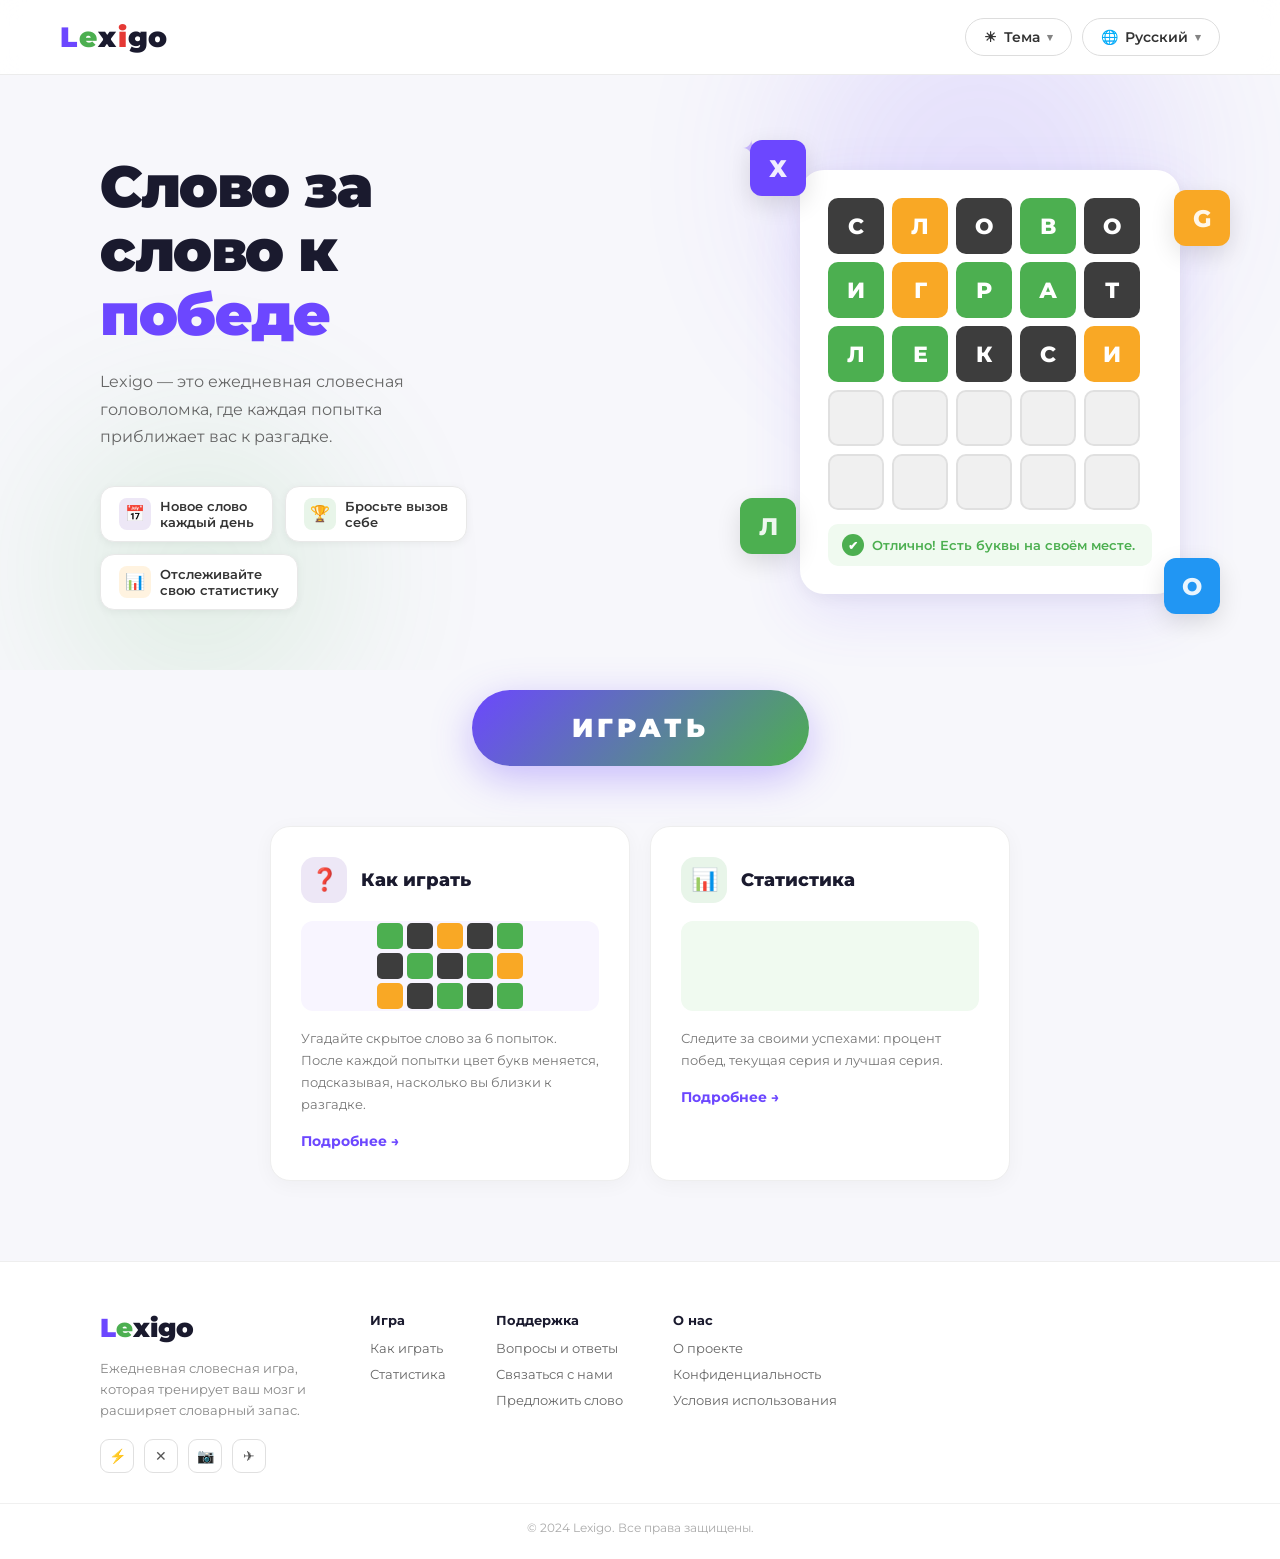
<file: index.html>
<!DOCTYPE html>
<html lang="ru" data-theme="light">
<head>
    <meta charset="UTF-8">
    <meta name="viewport" content="width=device-width, initial-scale=1.0">
    <title>Lexigo — Главная</title>
    <link href="https://fonts.googleapis.com/css2?family=Montserrat:wght@400;500;600;700;800;900&display=swap" rel="stylesheet">
    <link rel="stylesheet" href="style.css">
</head>
<body>

    <!-- HEADER -->
    <header>
        <a href="index.html" class="logo-block">
            <span class="logo-L">L</span><span class="logo-e">e</span><span>x</span><span class="logo-i">i</span><span>go</span>
        </a>
        <div class="header-right">
            <!-- THEME -->
            <div class="btn-dropdown">
                <button class="hdr-btn btn-theme-toggle">
                    <span class="theme-label">☀</span> <span data-i18n="theme">Тема</span> <span class="chevron">▾</span>
                </button>
                <div class="theme-dropdown" id="themeDropdown">
                    <div class="dropdown-item" data-theme-val="light">☀ <span data-i18n="themeLight">Светлая</span> <span class="di-check" id="checkLight">✔</span></div>
                    <div class="dropdown-item" data-theme-val="dark">🌙 <span data-i18n="themeDark">Тёмная</span> <span class="di-check" id="checkDark" style="display:none">✔</span></div>
                </div>
            </div>
            <!-- LANG -->
            <div class="btn-dropdown">
                <button class="hdr-btn btn-lang-toggle">
                    🌐 <span class="lang-label">Русский</span> <span class="chevron">▾</span>
                </button>
                <div class="lang-dropdown" id="langDropdown">
                    <div class="dropdown-item" data-lang-val="ru">🇷🇺 Русский <span class="di-check" id="checkRu">✔</span></div>
                    <div class="dropdown-item" data-lang-val="ro">🇷🇴 Română <span class="di-check" id="checkRo" style="display:none">✔</span></div>
                </div>
            </div>
        </div>
    </header>

    <!-- HERO -->
    <div class="hero-wrap">
        <div class="bg-blob blob-1"></div>
        <div class="bg-blob blob-2"></div>
        <div class="sparkle sp-1">✦</div>
        <div class="sparkle sp-2">✦</div>
        <section class="hero">
            <div class="hero-left">
                <h1 class="hero-title" data-i18n="heroTitle">Слово за<br>слово к <span class="accent">победе</span></h1>
                <p class="hero-desc" data-i18n="heroDesc">Lexigo — это ежедневная словесная головоломка, где каждая попытка приближает вас к разгадке.</p>
                <div class="hero-features">
                    <div class="feature-chip"><div class="chip-icon purple">📅</div><span data-i18n="chip1">Новое слово<br>каждый день</span></div>
                    <div class="feature-chip"><div class="chip-icon green">🏆</div><span data-i18n="chip2">Бросьте вызов<br>себе</span></div>
                    <div class="feature-chip"><div class="chip-icon orange">📊</div><span data-i18n="chip3">Отслеживайте<br>свою статистику</span></div>
                </div>
            </div>
            <div class="hero-right">
                <div class="float-letter fl-1">Х</div>
                <div class="float-letter fl-2">Л</div>
                <div class="float-letter fl-3">G</div>
                <div class="float-letter fl-4">O</div>
                <div class="game-card">
                    <div class="preview-grid">
                        <div class="preview-row"><div class="preview-cell dark">С</div><div class="preview-cell yellow">Л</div><div class="preview-cell dark">О</div><div class="preview-cell green">В</div><div class="preview-cell dark">О</div></div>
                        <div class="preview-row"><div class="preview-cell green">И</div><div class="preview-cell yellow">Г</div><div class="preview-cell green">Р</div><div class="preview-cell green">А</div><div class="preview-cell dark">Т</div></div>
                        <div class="preview-row"><div class="preview-cell green">Л</div><div class="preview-cell green">Е</div><div class="preview-cell dark">К</div><div class="preview-cell dark">С</div><div class="preview-cell yellow">И</div></div>
                        <div class="preview-row"><div class="preview-cell empty"></div><div class="preview-cell empty"></div><div class="preview-cell empty"></div><div class="preview-cell empty"></div><div class="preview-cell empty"></div></div>
                        <div class="preview-row"><div class="preview-cell empty"></div><div class="preview-cell empty"></div><div class="preview-cell empty"></div><div class="preview-cell empty"></div><div class="preview-cell empty"></div></div>
                    </div>
                    <div class="card-hint"><div class="check">✔</div><span data-i18n="cardHint">Отлично! Есть буквы на своём месте.</span></div>
                </div>
            </div>
        </section>
    </div>

    <!-- PLAY BUTTON -->
    <div class="play-section">
        <button class="big-play-btn" id="menuPlayBtn" data-i18n="playBtn">ИГРАТЬ</button>
    </div>

    <!-- INFO CARDS (2 cards: Как играть + Статистика) -->
    <section class="info-section" style="grid-template-columns: repeat(2,1fr); max-width:860px;">
        <div class="info-card" style="cursor:pointer" id="menuHowToCard">
            <div class="info-card-header">
                <div class="info-icon purple-bg">❓</div>
                <h3 data-i18n="howToPlay">Как играть</h3>
            </div>
            <div class="info-card-visual" style="background:#f8f5ff">
                <div class="mini-grid">
                    <div class="mini-cell g"></div><div class="mini-cell d"></div><div class="mini-cell y"></div><div class="mini-cell d"></div><div class="mini-cell g"></div>
                    <div class="mini-cell d"></div><div class="mini-cell g"></div><div class="mini-cell d"></div><div class="mini-cell g"></div><div class="mini-cell y"></div>
                    <div class="mini-cell y"></div><div class="mini-cell d"></div><div class="mini-cell g"></div><div class="mini-cell d"></div><div class="mini-cell g"></div>
                </div>
            </div>
            <p data-i18n="howToDesc">Угадайте скрытое слово за 6 попыток. После каждой попытки цвет букв меняется, подсказывая, насколько вы близки к разгадке.</p>
            <a href="#" class="info-link" data-i18n="moreBtn">Подробнее →</a>
        </div>
        <div class="info-card" style="cursor:pointer" id="menuStatsCard">
            <div class="info-card-header">
                <div class="info-icon green-bg">📊</div>
                <h3 data-i18n="statistics">Статистика</h3>
            </div>
            <div class="info-card-visual" style="background:#f0faf0">
                <div class="mini-chart">
                    <div class="bar" style="height:30%"></div><div class="bar" style="height:55%"></div><div class="bar" style="height:40%"></div><div class="bar" style="height:80%"></div><div class="bar" style="height:65%"></div><div class="bar" style="height:90%"></div><div class="bar" style="height:70%"></div>
                </div>
            </div>
            <p data-i18n="statsDesc">Следите за своими успехами: процент побед, текущая серия и лучшая серия.</p>
            <a href="#" class="info-link" data-i18n="moreBtn">Подробнее →</a>
        </div>
    </section>

    <!-- FOOTER -->
    <footer>
        <div class="footer-inner">
            <div class="footer-brand">
                <div class="footer-logo"><span class="logo-L">L</span><span class="logo-e">e</span><span>xigo</span></div>
                <p data-i18n="footerDesc">Ежедневная словесная игра, которая тренирует ваш мозг и расширяет словарный запас.</p>
                <div class="socials">
                    <a href="#" class="social-btn">⚡</a><a href="#" class="social-btn">✕</a><a href="#" class="social-btn">📷</a><a href="#" class="social-btn">✈</a>
                </div>
            </div>
            <div class="footer-links">
                <div class="footer-col">
                    <h4 data-i18n="footerGame">Игра</h4>
                    <a href="#" id="footerHowTo" data-i18n="footerHowTo">Как играть</a>
                    <a href="#" id="footerStats" data-i18n="footerStats">Статистика</a>
                </div>
                <div class="footer-col">
                    <h4 data-i18n="footerSupport">Поддержка</h4>
                    <a href="#" data-i18n="footerFaq">Вопросы и ответы</a>
                    <a href="#" data-i18n="footerContact">Связаться с нами</a>
                    <a href="#" data-i18n="footerSuggest">Предложить слово</a>
                </div>
                <div class="footer-col">
                    <h4 data-i18n="footerAbout">О нас</h4>
                    <a href="#" data-i18n="footerAboutLink">О проекте</a>
                    <a href="#" data-i18n="footerPrivacy">Конфиденциальность</a>
                    <a href="#" data-i18n="footerTerms">Условия использования</a>
                </div>
            </div>
        </div>
        <div class="footer-copy" data-i18n="footerCopy">© 2024 Lexigo. Все права защищены.</div>
    </footer>

    <!-- MODAL: Difficulty -->
    <div class="modal-overlay" id="diffModal">
        <div class="modal diff-modal">
            <button class="modal-close" id="closeDiffModal">✕</button>
            <span class="diff-modal-icon">🎯</span>
            <h2 data-i18n="diffTitle">Выберите сложность</h2>
            <p class="sub" data-i18n="diffSub">От сложности зависит длина слова</p>
            <div class="diff-cards">
                <div class="diff-card" id="card-easy" onclick="selectDiff('easy')">
                    <span class="diff-cube">🟩</span>
                    <div class="diff-name easy" data-i18n="diffEasy">Лёгкий</div>
                    <div class="diff-len" data-i18n="diffEasyLen">3–4 буквы</div>
                    <div class="diff-dots"><div class="diff-dot green active"></div><div class="diff-dot green dim"></div><div class="diff-dot green dim"></div><div class="diff-dot green dim"></div></div>
                </div>
                <div class="diff-card selected-medium" id="card-medium" onclick="selectDiff('medium')">
                    <div class="diff-badge" data-i18n="diffRecommend">⭐ РЕКОМЕНДУЕМ</div>
                    <span class="diff-cube">🟨</span>
                    <div class="diff-name medium" data-i18n="diffMedium">Средний</div>
                    <div class="diff-len" data-i18n="diffMedLen">5–6 букв</div>
                    <div class="diff-dots"><div class="diff-dot yellow active"></div><div class="diff-dot yellow active"></div><div class="diff-dot yellow active"></div><div class="diff-dot yellow active"></div><div class="diff-dot yellow dim"></div><div class="diff-dot yellow dim"></div><div class="diff-dot yellow dim"></div></div>
                </div>
                <div class="diff-card" id="card-hard" onclick="selectDiff('hard')">
                    <span class="diff-cube">🟪</span>
                    <div class="diff-name hard" data-i18n="diffHard">Сложный</div>
                    <div class="diff-len" data-i18n="diffHardLen">7+ букв</div>
                    <div class="diff-dots"><div class="diff-dot purple active"></div><div class="diff-dot purple active"></div><div class="diff-dot purple active"></div><div class="diff-dot purple active"></div><div class="diff-dot purple dim"></div><div class="diff-dot purple dim"></div><div class="diff-dot purple dim"></div><div class="diff-dot purple dim"></div></div>
                </div>
            </div>
            <div class="diff-popular">
                <span class="diff-popular-icon">🔥</span>
                <div><strong data-i18n="diffPopularTitle">Самый популярный режим</strong><span data-i18n="diffPopularDesc">Большинство игроков выбирают Средний уровень</span></div>
            </div>
            <button class="diff-start-btn" id="diffStartBtn" data-i18n="diffStartBtn">Начать игру</button>
        </div>
    </div>

    <!-- MODAL: How to play -->
    <div class="modal-overlay" id="howToModal">
        <div class="modal" style="max-width:420px">
            <button class="modal-close" id="closeHowTo">✕</button>
            <h2 data-i18n="howToModalTitle">Как играть</h2>
            <p data-i18n="howToModalText">Угадайте слово за 6 попыток.</p>
            <ul>
                <li data-i18n="howToGreen">🟩 <b>Зелёный</b> — буква на своём месте</li>
                <li data-i18n="howToYellow">🟨 <b>Жёлтый</b> — буква есть, но не там</li>
                <li data-i18n="howToGray">⬜ <b>Серый</b> — буквы нет в слове</li>
            </ul>
        </div>
    </div>

    <!-- MODAL: Statistics -->
    <div class="modal-overlay" id="statsModal">
        <div class="modal stats-modal">
            <button class="modal-close" id="closeStats">✕</button>
            <h2 data-i18n="statsModalTitle">Статистика</h2>
            <div class="stats-grid">
                <div class="stats-num-card"><div class="stats-num">12</div><div class="stats-num-label" data-i18n="statsPlayed">Игр сыграно</div></div>
                <div class="stats-num-card"><div class="stats-num">8</div><div class="stats-num-label" data-i18n="statsWins">Побед</div></div>
                <div class="stats-num-card"><div class="stats-num" style="color:var(--green)">67%</div><div class="stats-num-label" data-i18n="statsWinPct">Процент побед</div></div>
                <div class="stats-num-card"><div class="stats-num" style="color:var(--yellow)">3🔥</div><div class="stats-num-label" data-i18n="statsStreak">Серия</div></div>
            </div>
            <div class="stats-distrib-title" data-i18n="statsDistrib">Распределение попыток</div>
            <div class="stats-bar-row"><span class="stats-bar-label">1</span><div class="stats-bar-bg"><div class="stats-bar-fill" style="width:5%">0</div></div></div>
            <div class="stats-bar-row"><span class="stats-bar-label">2</span><div class="stats-bar-bg"><div class="stats-bar-fill" style="width:12%">1</div></div></div>
            <div class="stats-bar-row"><span class="stats-bar-label">3</span><div class="stats-bar-bg"><div class="stats-bar-fill" style="width:25%">2</div></div></div>
            <div class="stats-bar-row"><span class="stats-bar-label">4</span><div class="stats-bar-bg"><div class="stats-bar-fill" style="width:50%;background:var(--yellow)">4</div></div></div>
            <div class="stats-bar-row"><span class="stats-bar-label">5</span><div class="stats-bar-bg"><div class="stats-bar-fill" style="width:25%">2</div></div></div>
            <div class="stats-bar-row"><span class="stats-bar-label">6</span><div class="stats-bar-bg"><div class="stats-bar-fill" style="width:12%">1</div></div></div>
        </div>
    </div>

    <script src="i18n.js"></script>
    <script>
        // ── Difficulty selection ──
        let chosenDiff = sessionStorage.getItem('lexigo_difficulty') || 'medium';
        selectDiff(chosenDiff);

        function selectDiff(d) {
            chosenDiff = d;
            ['easy','medium','hard'].forEach(x => {
                const card = document.getElementById('card-' + x);
                card.className = 'diff-card' + (x === d ? ' selected-' + x : '');
                if (x === 'medium' && x === d) {
                    if (!card.querySelector('.diff-badge')) {
                        const b = document.createElement('div');
                        b.className = 'diff-badge';
                        b.setAttribute('data-i18n','diffRecommend');
                        b.textContent = TRANSLATIONS[currentLang].diffRecommend;
                        card.prepend(b);
                    }
                }
            });
        }

        document.getElementById('diffStartBtn').addEventListener('click', () => {
            sessionStorage.setItem('lexigo_difficulty', chosenDiff);
            window.location.href = 'play.html';

        });
        document.getElementById('closeDiffModal').addEventListener('click', () => document.getElementById('diffModal').classList.remove('active'));
        document.getElementById('diffModal').addEventListener('click', function(e){ if(e.target===this) this.classList.remove('active'); });
        document.getElementById('menuPlayBtn').addEventListener('click', () => document.getElementById('diffModal').classList.add('active'));

        // ── How-to card & footer link ──
        function openHowTo(e){ e.preventDefault(); document.getElementById('howToModal').classList.add('active'); }
        document.getElementById('menuHowToCard').addEventListener('click', openHowTo);
        document.getElementById('closeHowTo').addEventListener('click', () => document.getElementById('howToModal').classList.remove('active'));
        document.getElementById('howToModal').addEventListener('click', function(e){ if(e.target===this) this.classList.remove('active'); });
        document.getElementById('footerHowTo').addEventListener('click', openHowTo);

        // ── Stats card & footer link ──
        function openStats(e){ e.preventDefault(); document.getElementById('statsModal').classList.add('active'); }
        document.getElementById('menuStatsCard').addEventListener('click', openStats);
        document.getElementById('closeStats').addEventListener('click', () => document.getElementById('statsModal').classList.remove('active'));
        document.getElementById('statsModal').addEventListener('click', function(e){ if(e.target===this) this.classList.remove('active'); });
        document.getElementById('footerStats').addEventListener('click', openStats);

        // ── Theme dropdown ──
        const themeToggle = document.querySelector('.btn-theme-toggle');
        const themeDD = document.getElementById('themeDropdown');
        themeToggle.addEventListener('click', (e) => { e.stopPropagation(); themeDD.classList.toggle('open'); langDD.classList.remove('open'); });
        document.querySelectorAll('[data-theme-val]').forEach(el => {
            el.addEventListener('click', () => {
                applyTheme(el.dataset.themeVal);
                themeDD.classList.remove('open');
                document.getElementById('checkLight').style.display = currentTheme==='light'?'':'none';
                document.getElementById('checkDark').style.display  = currentTheme==='dark' ?'':'none';
            });
        });

        // ── Lang dropdown ──
        const langToggle = document.querySelector('.btn-lang-toggle');
        const langDD = document.getElementById('langDropdown');
        langToggle.addEventListener('click', (e) => { e.stopPropagation(); langDD.classList.toggle('open'); themeDD.classList.remove('open'); });
        document.querySelectorAll('[data-lang-val]').forEach(el => {
            el.addEventListener('click', () => {
                applyLang(el.dataset.langVal);
                langDD.classList.remove('open');
                document.getElementById('checkRu').style.display = currentLang==='ru'?'':'none';
                document.getElementById('checkRo').style.display = currentLang==='ro'?'':'none';
                // re-apply diff badge text
                selectDiff(chosenDiff);
            });
        });

        document.addEventListener('click', () => { themeDD.classList.remove('open'); langDD.classList.remove('open'); });
    </script>
</body>
</html>
</file>
<file: style.css>
/* ============================================================
   LEXIGO — Единый CSS (очищен от дублей)
   ============================================================ */

*, *::before, *::after { box-sizing: border-box; margin: 0; padding: 0; }

:root {
    --green:  #4caf50;
    --yellow: #f9a825;
    --gray:   #9e9e9e;
    --dark:   #3d3d3d;
    --purple: #6c47ff;
    --bg:     #f7f7fb;
}

html { scroll-behavior: smooth; }

body {
    font-family: 'Montserrat', sans-serif;
    background: var(--bg);
    color: #1a1a2e;
    min-height: 100vh;
    display: flex;
    flex-direction: column;
    overflow-x: hidden;
}

/* ─── ЛОГОТИП (общий для всех страниц) ─── */
.logo-block {
    font-size: 28px;
    font-weight: 900;
    letter-spacing: -0.5px;
    text-decoration: none;
    color: #1a1a2e;
    line-height: 1;
    display: flex;
    align-items: center;
    gap: 2px;
}
.logo-block img { height: 36px; width: auto; }
.logo-L { color: #6c47ff; }
.logo-e { color: #4caf50; }
.logo-i { color: #e53935; }

/* ─── HEADER — index.html ─── */
.header {
    display: flex;
    align-items: center;
    justify-content: space-between;
    padding: 14px 40px;
    background: #fff;
    border-bottom: 1px solid #e5e5e5;
    position: sticky;
    top: 0;
    z-index: 100;
}
.header-controls { display: flex; align-items: center; gap: 10px; }
.header-btn {
    display: flex;
    align-items: center;
    gap: 6px;
    padding: 8px 16px;
    border: 1px solid #e0e0e0;
    border-radius: 20px;
    background: #fff;
    font-family: 'Montserrat', sans-serif;
    font-size: 14px;
    font-weight: 500;
    cursor: pointer;
    color: #333;
    transition: background 0.15s;
}
.header-btn:hover { background: #f5f5f5; }
.chevron { font-size: 11px; opacity: 0.6; }

/* ─── HEADER — menu.html ─── */
header {
    display: flex;
    align-items: center;
    justify-content: space-between;
    padding: 18px 60px;
    background: rgba(255,255,255,0.9);
    backdrop-filter: blur(12px);
    border-bottom: 1px solid #ececec;
    position: sticky;
    top: 0;
    z-index: 100;
}
.hdr-btn {
    display: flex;
    align-items: center;
    gap: 7px;
    padding: 9px 18px;
    border: 1px solid #ddd;
    border-radius: 24px;
    background: #fff;
    font-family: 'Montserrat', sans-serif;
    font-size: 14px;
    font-weight: 600;
    color: #333;
    cursor: pointer;
    transition: background 0.15s, box-shadow 0.15s;
}
.hdr-btn:hover { background: #f5f5f5; box-shadow: 0 2px 8px rgba(0,0,0,.07); }
.header-right { display: flex; gap: 10px; align-items: center; }

/* ─── MAIN LAYOUT (index) ─── */
.main-content {
    display: flex;
    gap: 24px;
    padding: 32px 40px;
    max-width: 1200px;
    margin: 0 auto;
    width: 100%;
    flex: 1;
}

/* ─── GAME AREA ─── */
.game-area {
    flex: 1;
    display: flex;
    flex-direction: column;
    align-items: center;
    gap: 20px;
}
.game-topbar {
    display: flex;
    align-items: center;
    justify-content: space-between;
    width: 100%;
    max-width: 580px;
}
.back-btn {
    width: 38px; height: 38px;
    border: 1px solid #e0e0e0;
    border-radius: 10px;
    background: #fff;
    font-size: 24px;
    cursor: pointer;
    display: flex;
    align-items: center;
    justify-content: center;
    color: #555;
    transition: background 0.15s;
    text-decoration: none;
}
.back-btn:hover { background: #f5f5f5; }

.difficulty-display {
    display: flex;
    align-items: center;
    gap: 8px;
    padding: 8px 18px;
    border: 1px solid #e0e0e0;
    border-radius: 20px;
    background: #fff;
    font-size: 14px;
    font-weight: 600;
    color: #333;
}
.diff-value { color: #e5a800; }

.topbar-right { display: flex; gap: 8px; }
.icon-btn {
    width: 38px; height: 38px;
    border: 1px solid #e0e0e0;
    border-radius: 10px;
    background: #fff;
    font-size: 16px;
    cursor: pointer;
    display: flex;
    align-items: center;
    justify-content: center;
    color: #555;
    transition: background 0.15s;
    font-weight: 700;
}
.icon-btn:hover { background: #f5f5f5; }

/* ─── GAME TITLE ─── */
.game-title { text-align: center; }
.game-title h2 { font-size: 22px; font-weight: 700; margin-bottom: 6px; }
.game-title p  { font-size: 14px; color: #666; line-height: 1.5; }

/* ─── GRID ─── */
.grid { display: flex; flex-direction: column; gap: 8px; }
.row  { display: flex; gap: 8px; }

.cell {
    display: flex;
    align-items: center;
    justify-content: center;
    width: 56px; height: 56px;
    border: 2px solid #d0d0d0;
    border-radius: 8px;
    background: #fff;
    font-size: 24px;
    font-weight: 700;
    text-transform: uppercase;
    color: #1a1a2e;
    transition: border-color 0.15s;
}
.cell.filled { animation: pop 0.1s ease; border-color: #888; }
.cell.green  { background: var(--green);  border-color: var(--green);  color: #fff; animation: flip 0.4s ease; }
.cell.yellow { background: var(--yellow); border-color: var(--yellow); color: #fff; animation: flip 0.4s ease; }
.cell.gray   { background: var(--gray);   border-color: var(--gray);   color: #fff; animation: flip 0.4s ease; }

@keyframes pop  { 0%{transform:scale(1)} 50%{transform:scale(1.1)} 100%{transform:scale(1)} }
@keyframes flip { 0%{transform:rotateX(0)} 50%{transform:rotateX(90deg)} 100%{transform:rotateX(0)} }
@keyframes shake { 0%,100%{transform:translateX(0)} 20%{transform:translateX(-6px)} 40%{transform:translateX(6px)} 60%{transform:translateX(-4px)} 80%{transform:translateX(4px)} }
.row.shake { animation: shake 0.4s ease; }

/* ─── KEYBOARD ─── */
.keyboard { display: flex; flex-direction: column; gap: 8px; align-items: center; width: 100%; max-width: 600px; }
.kb-row   { display: flex; gap: 6px; justify-content: center; }
.kb-key {
    display: flex;
    align-items: center;
    justify-content: center;
    min-width: 44px; height: 52px;
    border-radius: 8px;
    background: #f0f0f0;
    border: 1px solid #ddd;
    font-family: 'Montserrat', sans-serif;
    font-size: 15px; font-weight: 600;
    cursor: pointer;
    padding: 0 6px;
    transition: background 0.1s, transform 0.08s;
    user-select: none;
    color: #222;
}
.kb-key:hover  { background: #e0e0e0; }
.kb-key:active { transform: scale(0.93); }
.kb-shift, .kb-back { min-width: 54px; font-size: 18px; }
.kb-key.green  { background: var(--green);  color: #fff; border-color: var(--green); }
.kb-key.yellow { background: var(--yellow); color: #fff; border-color: var(--yellow); }
.kb-key.gray   { background: var(--gray);   color: #fff; border-color: var(--gray); }

/* ─── GAME ACTIONS ─── */
.game-actions { display: flex; gap: 12px; width: 100%; max-width: 580px; }
.action-btn {
    flex: 1; padding: 13px 10px;
    border-radius: 12px;
    font-family: 'Montserrat', sans-serif;
    font-size: 14px; font-weight: 600;
    cursor: pointer;
    transition: background 0.15s, transform 0.1s;
}
.action-btn:active { transform: scale(0.97); }
.action-btn.how-to  { background: #fff; border: 1px solid #e0e0e0; color: #333; }
.action-btn.how-to:hover { background: #f5f5f5; }
.action-btn.surrender { background: #fff0f0; border: 1px solid #ffb3b3; color: #e53935; }
.action-btn.surrender:hover { background: #ffe5e5; }
.action-btn.clear   { background: #fff; border: 1px solid #e0e0e0; color: #333; }
.action-btn.clear:hover { background: #f5f5f5; }

/* ─── FRIEND CHALLENGE ─── */
.challenge-panel {
    width: 100%;
    max-width: 580px;
    display: flex;
    flex-direction: column;
    gap: 8px;
    padding: 16px;
    border: 1px solid #e8e8e8;
    border-radius: 14px;
    background: #fff;
}
.challenge-title { font-size: 15px; font-weight: 700; }
.challenge-hint { font-size: 12px; color: #777; }
.challenge-controls,
.challenge-share { display: flex; gap: 8px; width: 100%; }
.challenge-share[hidden] { display: none; }
.challenge-controls input,
.challenge-share input {
    min-width: 0;
    flex: 1;
    padding: 10px 12px;
    border: 1px solid #ddd;
    border-radius: 10px;
    background: #fff;
    color: #333;
    font: inherit;
    font-size: 14px;
}
.challenge-share input { font-size: 12px; }
.challenge-create,
.challenge-copy {
    flex: 0 0 auto;
    padding: 10px 14px;
    border: 1px solid #6c47ff;
    background: #6c47ff;
    color: #fff;
}
.challenge-create:hover,
.challenge-copy:hover { background: #5735e6; }
.friend-invite {
    display: flex;
    align-items: center;
    gap: 14px;
    width: 100%;
    max-width: 580px;
    padding: 16px 20px;
    border: 1px solid #d7ccff;
    border-radius: 16px;
    background: linear-gradient(120deg, #f5f0ff, #f0faf0);
    box-shadow: 0 6px 20px rgba(108, 71, 255, .1);
    animation: fadeIn 0.35s ease both;
}
.friend-invite[hidden] { display: none; }
.friend-invite-icon {
    display: flex;
    align-items: center;
    justify-content: center;
    width: 46px;
    height: 46px;
    flex: 0 0 46px;
    border-radius: 14px;
    background: #e8e0ff;
    font-size: 24px;
}
.friend-invite strong { display: block; margin-bottom: 4px; color: #4a2fa0; font-size: 15px; }
.friend-invite p { color: #5d586b; font-size: 13px; line-height: 1.5; }
.visually-hidden {
    position: absolute;
    width: 1px;
    height: 1px;
    padding: 0;
    margin: -1px;
    overflow: hidden;
    clip: rect(0, 0, 0, 0);
    white-space: nowrap;
    border: 0;
}

/* ─── SIDEBAR ─── */
.sidebar { width: 280px; flex-shrink: 0; display: flex; flex-direction: column; gap: 16px; }
.sidebar-card { background: #fff; border: 1px solid #e8e8e8; border-radius: 16px; padding: 18px 20px; }
.card-title { font-size: 11px; font-weight: 700; letter-spacing: .08em; color: #888; margin-bottom: 12px; text-transform: uppercase; }

.stat-row { display: flex; justify-content: space-between; align-items: center; padding: 6px 0; font-size: 14px; border-bottom: 1px solid #f0f0f0; color: #333; }
.stat-row:last-of-type { border-bottom: none; }
.stat-val { font-weight: 700; color: #1a1a2e; }
.card-link { display: inline-block; margin-top: 10px; font-size: 13px; font-weight: 600; color: var(--purple); text-decoration: none; }
.card-link:hover { text-decoration: underline; }

.achievement { display: flex; align-items: center; gap: 12px; padding: 8px 0; border-bottom: 1px solid #f0f0f0; }
.achievement:last-of-type { border-bottom: none; }
.ach-icon { width: 38px; height: 38px; border-radius: 50%; display: flex; align-items: center; justify-content: center; font-size: 18px; flex-shrink: 0; }
.ach-icon.fire   { background: #fff3e0; }
.ach-icon.trophy { background: #fffde7; }
.ach-icon.sniper { background: #f3e5f5; }
.ach-info { flex: 1; }
.ach-name { font-size: 13px; font-weight: 700; }
.ach-desc { font-size: 11px; color: #888; margin-top: 2px; }
.ach-status { font-size: 12px; font-weight: 700; flex-shrink: 0; }
.ach-status.done { width: 24px; height: 24px; background: var(--green); color: #fff; border-radius: 50%; display: flex; align-items: center; justify-content: center; font-size: 13px; }
.ach-status.progress { color: #888; }

.daily-row { display: flex; align-items: center; gap: 14px; margin-bottom: 10px; }
.daily-icon { width: 44px; height: 44px; border-radius: 12px; background: #ede7f6; display: flex; align-items: center; justify-content: center; font-size: 20px; flex-shrink: 0; }
.daily-label { font-size: 12px; color: #888; margin-bottom: 4px; }
.daily-timer { font-size: 22px; font-weight: 800; color: #1a1a2e; }
.daily-desc  { font-size: 12px; color: #888; line-height: 1.5; }

.infinite-row { display: flex; align-items: center; gap: 14px; margin-bottom: 14px; }
.infinite-icon { width: 44px; height: 44px; border-radius: 12px; background: #e8f5e9; display: flex; align-items: center; justify-content: center; font-size: 22px; flex-shrink: 0; }
.infinite-row p { font-size: 13px; color: #444; line-height: 1.5; }

.sidebar-play-btn {
    width: 100%; padding: 11px;
    background: #fff;
    border: 1px solid var(--purple);
    border-radius: 10px;
    color: var(--purple);
    font-family: 'Montserrat', sans-serif;
    font-size: 14px; font-weight: 700;
    cursor: pointer;
    transition: background 0.15s, color 0.15s;
}
.sidebar-play-btn:hover { background: var(--purple); color: #fff; }

/* ─── FOOTER (index) ─── */
.footer {
    background: #fff;
    border-top: 1px solid #e8e8e8;
    padding: 40px 40px 20px;
    display: flex;
    gap: 60px;
    max-width: 1200px;
    margin: 0 auto;
    width: 100%;
}
.footer-brand { flex-shrink: 0; max-width: 200px; }
.footer-logo  { font-size: 24px; font-weight: 800; margin-bottom: 12px; }
.footer-brand p { font-size: 13px; color: #666; line-height: 1.6; margin-bottom: 14px; }
.footer-socials { display: flex; gap: 10px; }
.social-link {
    width: 32px; height: 32px;
    border: 1px solid #ddd;
    border-radius: 8px;
    display: flex; align-items: center; justify-content: center;
    text-decoration: none; font-size: 14px; color: #555;
    transition: background 0.15s;
}
.social-link:hover { background: #f5f5f5; }
.footer-links { display: flex; gap: 50px; flex: 1; }
.footer-col   { display: flex; flex-direction: column; gap: 10px; }
.footer-col h4 { font-size: 13px; font-weight: 700; color: #1a1a2e; margin-bottom: 2px; }
.footer-col a  { font-size: 13px; color: #666; text-decoration: none; transition: color 0.15s; }
.footer-col a:hover { color: var(--purple); }
.footer-copy { text-align: center; font-size: 12px; color: #aaa; padding: 16px 0 24px; border-top: 1px solid #f0f0f0; }

/* ─── MODALS (общие) ─── */
.modal-overlay {
    display: none;
    position: fixed;
    inset: 0;
    background: rgba(0,0,0,.45);
    z-index: 1000;
    align-items: center;
    justify-content: center;
}
.modal-overlay.active { display: flex; }

.modal {
    background: #fff;
    border-radius: 24px;
    padding: 36px;
    max-width: 460px;
    width: 92%;
    position: relative;
    box-shadow: 0 20px 60px rgba(0,0,0,.15);
}
.modal-close {
    position: absolute;
    top: 14px; right: 16px;
    width: 36px; height: 36px;
    border-radius: 50%;
    background: #f5f5f5;
    border: none;
    font-size: 16px;
    cursor: pointer;
    color: #555;
    display: flex; align-items: center; justify-content: center;
    transition: background 0.15s;
}
.modal-close:hover { background: #e0e0e0; color: #111; }

/* ─── HOW-TO MODAL ─── */
.modal h2 { font-size: 20px; margin-bottom: 14px; }
.modal p   { font-size: 14px; color: #555; margin-bottom: 14px; }
.modal ul  { list-style: none; display: flex; flex-direction: column; gap: 10px; }
.modal ul li { font-size: 14px; color: #444; }

/* ─── GAME MESSAGE ─── */
.game-message {
    display: none;
    text-align: center;
    padding: 10px 20px;
    border-radius: 10px;
    font-size: 14px; font-weight: 600;
    margin-bottom: 4px;
    animation: fadeIn 0.2s ease;
}
.game-message.warn { background: #fff3e0; color: #e65100; border: 1px solid #ffcc80; }
.game-message.success { background: #e8f5e9; color: #2e7d32; border: 1px solid #a5d6a7; }
@keyframes fadeIn { from{opacity:0;transform:translateY(-6px)} to{opacity:1;transform:translateY(0)} }

/* ─── RESULT MODAL ─── */
.result-modal { text-align: center; padding: 36px 36px 28px; max-width: 500px; overflow: hidden; }
#confettiCanvas { position: absolute; inset: 0; width: 100%; height: 100%; pointer-events: none; z-index: 0; }
.result-modal > * { position: relative; z-index: 1; }

.result-trophy { font-size: 72px; margin-bottom: 14px; display: block; animation: trophyBounce 0.6s cubic-bezier(.36,.07,.19,.97) both; }
@keyframes trophyBounce { 0%{transform:scale(.4) rotate(-10deg);opacity:0} 60%{transform:scale(1.15) rotate(4deg);opacity:1} 100%{transform:scale(1) rotate(0)} }

.result-title    { font-size: 26px; font-weight: 900; color: #1a1a2e; margin-bottom: 4px; }
.result-subtitle { font-size: 14px; color: #888; margin-bottom: 18px; }

.result-word { display: flex; gap: 8px; justify-content: center; margin-bottom: 22px; flex-wrap: wrap; }
.result-tile {
    width: 52px; height: 52px;
    border-radius: 10px;
    display: flex; align-items: center; justify-content: center;
    font-size: 22px; font-weight: 800; color: #fff;
    animation: tileReveal .4s ease both;
}
.result-tile:nth-child(1){animation-delay:.05s}
.result-tile:nth-child(2){animation-delay:.10s}
.result-tile:nth-child(3){animation-delay:.15s}
.result-tile:nth-child(4){animation-delay:.20s}
.result-tile:nth-child(5){animation-delay:.25s}
.result-tile:nth-child(6){animation-delay:.30s}
.result-tile:nth-child(7){animation-delay:.35s}
@keyframes tileReveal { from{transform:scale(0) rotateY(90deg);opacity:0} to{transform:scale(1) rotateY(0);opacity:1} }
.result-tile.green  { background: var(--green); }
.result-tile.yellow { background: var(--yellow); }
.result-tile.gray   { background: var(--gray); }
.result-tile.dark   { background: var(--dark); }

.result-stats { display: flex; align-items: center; background: #f7f7fb; border-radius: 16px; padding: 18px 24px; margin-bottom: 18px; }
.result-stat  { flex: 1; display: flex; align-items: center; gap: 12px; text-align: left; }
.result-stat-divider { width: 1px; height: 52px; background: #e0e0e0; margin: 0 16px; }
.stat-icon { width: 42px; height: 42px; border-radius: 12px; display: flex; align-items: center; justify-content: center; font-size: 20px; flex-shrink: 0; }
.stat-icon.purple { background: #ede7f6; }
.stat-icon.green  { background: #e8f5e9; }
.stat-body  { display: flex; flex-direction: column; gap: 2px; }
.stat-label { font-size: 11px; color: #999; font-weight: 600; text-transform: uppercase; letter-spacing: .05em; }
.stat-value { font-size: 22px; font-weight: 900; color: #1a1a2e; }
.stat-badge { display: inline-block; font-size: 10px; font-weight: 700; padding: 2px 8px; border-radius: 20px; margin-top: 2px; }
.stat-badge.purple { background: #ede7f6; color: var(--purple); }
.stat-badge.green  { background: #e8f5e9; color: #2e7d32; }

.result-streak { display: flex; align-items: center; gap: 10px; justify-content: center; margin-bottom: 22px; flex-wrap: wrap; }
.streak-label  { font-size: 14px; font-weight: 700; color: #333; }
.streak-dots   { display: flex; gap: 6px; }
.streak-dot    { width: 24px; height: 24px; border-radius: 50%; background: #e0e0e0; transition: background .3s, transform .3s; }
.streak-dot.active { background: var(--yellow); transform: scale(1.1); }
.streak-count  { font-size: 15px; font-weight: 800; color: var(--yellow); }

.result-buttons { display: flex; gap: 10px; justify-content: center; flex-wrap: wrap; margin-bottom: 18px; }
.res-btn {
    padding: 13px 20px;
    border-radius: 14px;
    font-family: 'Montserrat', sans-serif;
    font-size: 14px; font-weight: 700;
    cursor: pointer;
    transition: transform .15s, box-shadow .15s;
    white-space: nowrap;
}
.res-btn:active { transform: scale(.96); }
.res-btn.outline { background: #fff; border: 1.5px solid #ddd; color: #333; }
.res-btn.outline:hover { background: #f5f5f5; }
.res-btn.gradient { background: linear-gradient(135deg, var(--purple), var(--green)); border: none; color: #fff; box-shadow: 0 6px 20px rgba(108,71,255,.3); }
.res-btn.gradient:hover { box-shadow: 0 10px 28px rgba(108,71,255,.45); transform: translateY(-1px); }
.res-btn.plain { background: #fff; border: 1.5px solid #ddd; color: #888; }
.res-btn.plain:hover { color: #333; }

.result-tip { font-size: 13px; color: #aaa; font-weight: 500; }

/* ─── DIFFICULTY MODAL ─── */
.diff-modal { text-align: center; padding: 40px 32px 32px; max-width: 560px; }
.diff-modal-icon { font-size: 80px; margin-bottom: 16px; display: block; animation: trophyBounce .6s cubic-bezier(.36,.07,.19,.97) both; }
.diff-modal h2   { font-size: 28px; font-weight: 900; margin-bottom: 8px; color: #1a1a2e; }
.diff-modal .sub { font-size: 15px; color: #888; margin-bottom: 28px; }

.diff-cards { display: flex; gap: 14px; justify-content: center; margin-bottom: 22px; }
.diff-card {
    flex: 1; max-width: 150px;
    border-radius: 20px;
    padding: 20px 16px 18px;
    border: 2px solid #e8e8e8;
    cursor: pointer;
    transition: border-color .2s, transform .15s, box-shadow .2s;
    text-align: center;
    background: #fff;
    position: relative;
}
.diff-card:hover { transform: translateY(-3px); box-shadow: 0 8px 24px rgba(0,0,0,.08); }
.diff-card.selected-easy   { border-color: var(--green); background: #f0faf0; }
.diff-card.selected-medium { border-color: var(--yellow); background: #fffbf0; }
.diff-card.selected-hard   { border-color: var(--purple); background: #f5f0ff; }

.diff-badge {
    position: absolute;
    top: -12px; left: 50%; transform: translateX(-50%);
    background: var(--yellow);
    color: #fff;
    font-size: 10px; font-weight: 800;
    padding: 4px 10px;
    border-radius: 20px;
    white-space: nowrap;
    letter-spacing: .04em;
}

.diff-cube { font-size: 52px; margin-bottom: 12px; display: block; }
.diff-name { font-size: 20px; font-weight: 800; margin-bottom: 4px; }
.diff-name.easy   { color: var(--green); }
.diff-name.medium { color: var(--yellow); }
.diff-name.hard   { color: var(--purple); }
.diff-len  { font-size: 13px; color: #888; margin-bottom: 14px; }

.diff-dots { display: flex; gap: 5px; justify-content: center; }
.diff-dot  { width: 10px; height: 10px; border-radius: 50%; }
.diff-dot.active { opacity: 1; }
.diff-dot.dim    { opacity: 0.3; }
.diff-dot.green  { background: var(--green); }
.diff-dot.yellow { background: var(--yellow); }
.diff-dot.purple { background: var(--purple); }

.diff-popular {
    display: flex;
    align-items: center;
    gap: 14px;
    background: #f7f7fb;
    border-radius: 16px;
    padding: 14px 20px;
    text-align: left;
    margin-bottom: 20px;
}
.diff-popular-icon { font-size: 28px; flex-shrink: 0; }
.diff-popular strong { display: block; font-size: 14px; font-weight: 700; color: #1a1a2e; margin-bottom: 2px; }
.diff-popular span   { font-size: 13px; color: #888; }

.diff-start-btn {
    width: 100%; padding: 16px;
    background: linear-gradient(135deg, var(--purple), var(--green));
    border: none; border-radius: 14px;
    color: #fff; font-family: 'Montserrat', sans-serif;
    font-size: 16px; font-weight: 800;
    cursor: pointer;
    box-shadow: 0 6px 20px rgba(108,71,255,.3);
    transition: transform .15s, box-shadow .15s;
    letter-spacing: .5px;
}
.diff-start-btn:hover { transform: translateY(-2px); box-shadow: 0 10px 28px rgba(108,71,255,.4); }
.diff-start-btn:active { transform: scale(.97); }

/* ─── MENU PAGE ─── */
.hero-wrap { position: relative; overflow: hidden; }
.bg-blob   { position: absolute; border-radius: 50%; filter: blur(80px); opacity: .12; pointer-events: none; z-index: 0; }
.blob-1 { width: 400px; height: 400px; background: var(--purple); top: -100px; right: 100px; }
.blob-2 { width: 300px; height: 300px; background: var(--green);  bottom: -50px; left: 50px; }

.sparkle { position: absolute; color: #c9b8ff; font-size: 22px; pointer-events: none; animation: sparkleAnim 3s ease-in-out infinite; }
.sp-1 { top: 60px;  right: 520px; animation-delay: 0s; }
.sp-2 { top: 120px; right: 100px; animation-delay: 1s; }
@keyframes sparkleAnim { 0%,100%{opacity:.4;transform:scale(1) rotate(0)} 50%{opacity:1;transform:scale(1.3) rotate(20deg)} }

.hero { display: flex; align-items: center; justify-content: space-between; padding: 80px 60px 60px; max-width: 1200px; margin: 0 auto; gap: 40px; position: relative; overflow: visible; }
.hero-left { flex: 1; max-width: 480px; animation: slideUp .7s ease both; }
.hero-title { font-size: 58px; font-weight: 900; line-height: 1.1; margin-bottom: 22px; letter-spacing: -1.5px; }
.hero-title .accent { color: var(--purple); }
.hero-desc  { font-size: 16px; color: #666; line-height: 1.7; margin-bottom: 36px; max-width: 380px; }

.hero-features { display: flex; gap: 12px; flex-wrap: wrap; }
.feature-chip {
    display: flex; align-items: center; gap: 9px;
    padding: 11px 18px;
    background: #fff; border: 1px solid #e8e8e8;
    border-radius: 14px;
    font-size: 13px; font-weight: 600; color: #333;
    box-shadow: 0 2px 8px rgba(0,0,0,.05);
    animation: slideUp .7s ease both;
}
.chip-icon { width: 32px; height: 32px; border-radius: 8px; display: flex; align-items: center; justify-content: center; font-size: 16px; }
.chip-icon.purple { background: #ede7f6; }
.chip-icon.green  { background: #e8f5e9; }
.chip-icon.orange { background: #fff3e0; }

.hero-right { flex-shrink: 0; position: relative; animation: slideUp .7s .15s ease both; }
.float-letter {
    position: absolute; width: 56px; height: 56px;
    border-radius: 12px; display: flex; align-items: center; justify-content: center;
    font-size: 24px; font-weight: 800; color: rgba(255,255,255,.9);
    box-shadow: 0 8px 24px rgba(0,0,0,.12);
    animation: floatAnim 4s ease-in-out infinite;
    user-select: none;
}
.fl-1 { background: var(--purple); top: -30px; left: -50px; animation-delay: 0s; }
.fl-2 { background: var(--green);  bottom: 40px; left: -60px; animation-delay: .8s; }
.fl-3 { background: var(--yellow); top: 20px;  right: -50px; animation-delay: 1.2s; }
.fl-4 { background: #2196f3; bottom: -20px; right: -40px; animation-delay: .4s; }
@keyframes floatAnim { 0%,100%{transform:translateY(0) rotate(0)} 50%{transform:translateY(-12px) rotate(6deg)} }

.game-card { background: #fff; border-radius: 24px; padding: 28px; box-shadow: 0 20px 60px rgba(108,71,255,.12),0 4px 20px rgba(0,0,0,.06); width: 380px; }
.preview-grid { display: flex; flex-direction: column; gap: 8px; margin-bottom: 14px; }
.preview-row  { display: flex; gap: 8px; }
.preview-cell { width: 56px; height: 56px; border-radius: 10px; display: flex; align-items: center; justify-content: center; font-size: 22px; font-weight: 800; color: #fff; flex-shrink: 0; }
.preview-cell.green  { background: var(--green); }
.preview-cell.yellow { background: var(--yellow); }
.preview-cell.dark   { background: var(--dark); }
.preview-cell.empty  { background: #f0f0f0; border: 2px solid #e0e0e0; color: transparent; }
.card-hint { display: flex; align-items: center; gap: 8px; font-size: 13px; font-weight: 600; color: var(--green); padding: 10px 14px; background: #f0faf0; border-radius: 10px; }
.card-hint .check { width: 22px; height: 22px; background: var(--green); border-radius: 50%; display: flex; align-items: center; justify-content: center; color: #fff; font-size: 12px; flex-shrink: 0; }

.play-section { display: flex; justify-content: center; padding: 20px 0 60px; }
.big-play-btn {
    display: inline-flex; align-items: center; justify-content: center;
    padding: 22px 100px; border-radius: 60px;
    background: linear-gradient(135deg, var(--purple) 0%, var(--green) 50%, var(--yellow) 100%);
    background-size: 200% 200%;
    color: #fff; font-family: 'Montserrat', sans-serif;
    font-size: 26px; font-weight: 900;
    letter-spacing: 4px; text-transform: uppercase;
    border: none; cursor: pointer;
    box-shadow: 0 12px 40px rgba(108,71,255,.35);
    transition: transform .2s, box-shadow .2s;
    animation: gradShift 4s ease infinite, glow 2.5s ease-in-out infinite;
    text-decoration: none;
}
.big-play-btn:hover { transform: scale(1.04) translateY(-3px); box-shadow: 0 20px 56px rgba(108,71,255,.45); }
@keyframes gradShift { 0%,100%{background-position:0% 50%} 50%{background-position:100% 50%} }
@keyframes glow     { 0%,100%{box-shadow:0 12px 40px rgba(108,71,255,.35)} 50%{box-shadow:0 16px 56px rgba(76,175,80,.4)} }

.info-section { display: grid; grid-template-columns: repeat(3,1fr); gap: 20px; max-width: 1200px; margin: 0 auto 80px; padding: 0 60px; }
.info-card { background: #fff; border-radius: 20px; padding: 30px; border: 1px solid #eee; box-shadow: 0 4px 20px rgba(0,0,0,.04); transition: transform .2s, box-shadow .2s; }
.info-card:hover { transform: translateY(-4px); box-shadow: 0 12px 36px rgba(0,0,0,.08); }
.info-card-header { display: flex; align-items: center; gap: 14px; margin-bottom: 18px; }
.info-icon { width: 46px; height: 46px; border-radius: 14px; display: flex; align-items: center; justify-content: center; font-size: 22px; }
.info-icon.purple-bg { background: #ede7f6; }
.info-icon.green-bg  { background: #e8f5e9; }
.info-icon.yellow-bg { background: #fff8e1; }
.info-card h3 { font-size: 18px; font-weight: 800; color: #1a1a2e; }
.info-card-visual { width: 100%; height: 90px; border-radius: 12px; margin-bottom: 16px; display: flex; align-items: center; justify-content: center; overflow: hidden; }
.mini-grid { display: grid; grid-template-columns: repeat(5,1fr); gap: 4px; }
.mini-cell { width: 26px; height: 26px; border-radius: 5px; }
.mini-cell.g { background: var(--green); }
.mini-cell.y { background: var(--yellow); }
.mini-cell.d { background: var(--dark); }
.mini-cell.e { background: #e8e8e8; }
.mini-chart  { display: flex; align-items: flex-end; gap: 6px; height: 70px; padding: 0 10px; }
.bar { flex: 1; border-radius: 6px 6px 0 0; background: linear-gradient(180deg,var(--green),#81c784); }
.podium { display: flex; align-items: flex-end; gap: 6px; justify-content: center; }
.podium-col { display: flex; flex-direction: column; align-items: center; gap: 4px; }
.podium-rank { font-size: 12px; font-weight: 700; color: #fff; border-radius: 8px; display: flex; align-items: center; justify-content: center; }
.rank-1 { background: var(--yellow); height: 60px; width: 44px; border-radius: 8px 8px 0 0; justify-content: flex-end; padding-bottom: 6px; }
.rank-2 { background: var(--gray); height: 44px; width: 36px; border-radius: 8px 8px 0 0; }
.rank-3 { background: #c5834a;    height: 32px; width: 36px; border-radius: 8px 8px 0 0; }
.info-card p  { font-size: 13px; color: #777; line-height: 1.7; margin-bottom: 16px; }
.info-link { font-size: 14px; font-weight: 700; color: var(--purple); text-decoration: none; }
.info-link:hover { text-decoration: underline; }

/* footer (menu) */
footer { background: #fff; border-top: 1px solid #eee; }
.footer-inner { max-width: 1200px; margin: 0 auto; padding: 50px 60px 30px; display: flex; gap: 60px; }
.footer-brand  { max-width: 210px; }
.footer-logo   { font-size: 26px; font-weight: 900; margin-bottom: 14px; }
.footer-brand p { font-size: 13px; color: #888; line-height: 1.6; margin-bottom: 18px; }
.socials { display: flex; gap: 10px; }
.social-btn { width: 34px; height: 34px; border: 1px solid #e0e0e0; border-radius: 9px; display: flex; align-items: center; justify-content: center; font-size: 14px; color: #555; text-decoration: none; transition: background .15s; }
.social-btn:hover { background: #f5f5f5; }

@keyframes slideUp { from{opacity:0;transform:translateY(30px)} to{opacity:1;transform:translateY(0)} }

/* ─── DARK THEME ─── */
[data-theme="dark"] {
    --bg: #141420;
    --white: #1e1e2e;
}

[data-theme="dark"] body { background: #141420; color: #e8e8f0; }

[data-theme="dark"] .header,
[data-theme="dark"] header { background: rgba(30,30,46,0.95); border-color: #2a2a40; }

[data-theme="dark"] .header-btn,
[data-theme="dark"] .hdr-btn { background: #252538; border-color: #3a3a55; color: #ccc; }
[data-theme="dark"] .header-btn:hover,
[data-theme="dark"] .hdr-btn:hover { background: #2e2e48; }

[data-theme="dark"] .logo-block { color: #e8e8f0; }

/* Game area */
[data-theme="dark"] .cell { background: #1e1e2e; border-color: #3a3a55; color: #e8e8f0; }
[data-theme="dark"] .cell.filled { border-color: #6060a0; }
[data-theme="dark"] .kb-key { background: #252538; border-color: #3a3a55; color: #e8e8f0; }
[data-theme="dark"] .kb-key:hover { background: #2e2e48; }

[data-theme="dark"] .action-btn.how-to,
[data-theme="dark"] .action-btn.clear { background: #252538; border-color: #3a3a55; color: #ccc; }
[data-theme="dark"] .action-btn.how-to:hover,
[data-theme="dark"] .action-btn.clear:hover { background: #2e2e48; }
[data-theme="dark"] .action-btn.surrender { background: #2a1a1a; border-color: #7a3a3a; }
[data-theme="dark"] .challenge-panel { background: #1e1e2e; border-color: #2a2a40; }
[data-theme="dark"] .challenge-title { color: #e8e8f0; }
[data-theme="dark"] .challenge-hint { color: #888; }
[data-theme="dark"] .challenge-controls input,
[data-theme="dark"] .challenge-share input { background: #252538; border-color: #3a3a55; color: #e8e8f0; }
[data-theme="dark"] .friend-invite { background: linear-gradient(120deg, #251e3c, #192b20); border-color: #4a3b70; }
[data-theme="dark"] .friend-invite-icon { background: #352956; }
[data-theme="dark"] .friend-invite strong { color: #d1c5ff; }
[data-theme="dark"] .friend-invite p { color: #aaa4b8; }

/* Sidebar */
[data-theme="dark"] .sidebar-card { background: #1e1e2e; border-color: #2a2a40; }
[data-theme="dark"] .stat-row { border-color: #2a2a40; color: #bbb; }
[data-theme="dark"] .stat-val { color: #e8e8f0; }
[data-theme="dark"] .ach-name { color: #e8e8f0; }
[data-theme="dark"] .ach-desc,
[data-theme="dark"] .daily-label,
[data-theme="dark"] .daily-desc { color: #888; }
[data-theme="dark"] .daily-timer { color: #e8e8f0; }
[data-theme="dark"] .sidebar-play-btn { background: #1e1e2e; }

/* Modals */
[data-theme="dark"] .modal { background: #1e1e2e; color: #e8e8f0; }
[data-theme="dark"] .modal-close { background: #2a2a40; color: #aaa; }
[data-theme="dark"] .modal-close:hover { background: #3a3a55; color: #fff; }
[data-theme="dark"] .modal h2,
[data-theme="dark"] .result-title,
[data-theme="dark"] .diff-modal h2 { color: #e8e8f0; }
[data-theme="dark"] .modal p,
[data-theme="dark"] .modal ul li { color: #aaa; }
[data-theme="dark"] .result-subtitle,
[data-theme="dark"] .diff-modal .sub { color: #888; }
[data-theme="dark"] .result-stats { background: #252538; }
[data-theme="dark"] .stat-value { color: #e8e8f0; }
[data-theme="dark"] .stat-label { color: #777; }
[data-theme="dark"] .result-stat-divider { background: #3a3a55; }
[data-theme="dark"] .result-tip { color: #666; }
[data-theme="dark"] .streak-label { color: #ccc; }
[data-theme="dark"] .res-btn.outline,
[data-theme="dark"] .res-btn.plain { background: #252538; border-color: #3a3a55; color: #ccc; }
[data-theme="dark"] .res-btn.outline:hover { background: #2e2e48; }

/* Diff modal cards */
[data-theme="dark"] .diff-card { background: #252538; border-color: #3a3a55; }
[data-theme="dark"] .diff-card.selected-easy   { background: #1a2a1a; border-color: var(--green); }
[data-theme="dark"] .diff-card.selected-medium { background: #2a2010; border-color: var(--yellow); }
[data-theme="dark"] .diff-card.selected-hard   { background: #1e1a2e; border-color: var(--purple); }
[data-theme="dark"] .diff-len { color: #888; }
[data-theme="dark"] .diff-popular { background: #252538; }
[data-theme="dark"] .diff-popular strong { color: #e8e8f0; }
[data-theme="dark"] .diff-popular span { color: #888; }

/* Menu hero */
[data-theme="dark"] .game-card { background: #1e1e2e; box-shadow: 0 20px 60px rgba(0,0,0,0.5); }
[data-theme="dark"] .preview-cell.empty { background: #252538; border-color: #3a3a55; }
[data-theme="dark"] .card-hint { background: #152015; color: #4caf50; }
[data-theme="dark"] .feature-chip { background: #1e1e2e; border-color: #2a2a40; color: #ccc; }
[data-theme="dark"] .hero-title { color: #e8e8f0; }
[data-theme="dark"] .hero-desc { color: #888; }
[data-theme="dark"] .game-message.warn { background: #2a1a00; border-color: #a06020; color: #f9a825; }
[data-theme="dark"] .game-message.success { background: #152015; border-color: #2e7d32; color: #81c784; }

@media (max-width: 520px) {
    .challenge-panel { padding: 12px; }
    .challenge-controls,
    .challenge-share { flex-wrap: wrap; }
    .challenge-controls input,
    .challenge-share input { flex-basis: 100%; }
    .challenge-create,
    .challenge-copy { width: 100%; }
    .friend-invite { padding: 14px; gap: 10px; }
    .friend-invite strong { font-size: 14px; }
}

/* Info cards */
[data-theme="dark"] .info-card { background: #1e1e2e; border-color: #2a2a40; }
[data-theme="dark"] .info-card h3,
[data-theme="dark"] .info-card-header h3 { color: #e8e8f0; }
[data-theme="dark"] .info-card p { color: #888; }
[data-theme="dark"] .info-card-visual[style*="f8f5ff"] { background: #1e1a2e !important; }
[data-theme="dark"] .info-card-visual[style*="f0faf0"] { background: #152015 !important; }
[data-theme="dark"] .info-card-visual[style*="fffde7"] { background: #201a05 !important; }

/* Footer */
[data-theme="dark"] .footer,
[data-theme="dark"] footer { background: #1e1e2e; border-color: #2a2a40; }
[data-theme="dark"] .footer-brand p,
[data-theme="dark"] .footer-col a { color: #777; }
[data-theme="dark"] .footer-col h4,
[data-theme="dark"] .footer-logo { color: #e8e8f0; }
[data-theme="dark"] .footer-col a:hover { color: var(--purple); }
[data-theme="dark"] .footer-copy { color: #444; border-color: #2a2a40; }
[data-theme="dark"] .social-link,
[data-theme="dark"] .social-btn { border-color: #3a3a55; color: #888; }
[data-theme="dark"] .social-link:hover,
[data-theme="dark"] .social-btn:hover { background: #252538; }

/* Stats modal */
[data-theme="dark"] .stats-modal-body { background: #141420; }
[data-theme="dark"] .stats-bar-label { color: #aaa; }
[data-theme="dark"] .stats-bar-bg { background: #2a2a40; }

/* Difficulty display (game topbar) */
[data-theme="dark"] .difficulty-display { background: #252538; border-color: #3a3a55; color: #ccc; }
[data-theme="dark"] .icon-btn,
[data-theme="dark"] .back-btn { background: #252538; border-color: #3a3a55; color: #ccc; }
[data-theme="dark"] .icon-btn:hover,
[data-theme="dark"] .back-btn:hover { background: #2e2e48; }
[data-theme="dark"] .game-title h2 { color: #e8e8f0; }
[data-theme="dark"] .game-title p { color: #888; }

/* Lang/theme dropdown */
.lang-dropdown, .theme-dropdown {
    position: absolute;
    top: calc(100% + 8px);
    right: 0;
    background: #fff;
    border: 1px solid #e0e0e0;
    border-radius: 12px;
    box-shadow: 0 8px 24px rgba(0,0,0,0.1);
    min-width: 140px;
    overflow: hidden;
    z-index: 200;
    display: none;
}
.lang-dropdown.open, .theme-dropdown.open { display: block; }
.dropdown-item {
    display: flex; align-items: center; gap: 10px;
    padding: 11px 16px;
    font-size: 14px; font-weight: 600;
    cursor: pointer;
    transition: background 0.12s;
}
.dropdown-item:hover { background: #f5f5f5; }
.dropdown-item.active { color: var(--purple); }
.dropdown-item .di-check { margin-left: auto; color: var(--purple); font-size: 12px; }
.btn-dropdown { position: relative; }

[data-theme="dark"] .lang-dropdown,
[data-theme="dark"] .theme-dropdown { background: #252538; border-color: #3a3a55; }
[data-theme="dark"] .dropdown-item { color: #ccc; }
[data-theme="dark"] .dropdown-item:hover { background: #2e2e48; }

/* Stats modal special */
.stats-modal { max-width: 480px; text-align: left; }
.stats-modal h2 { text-align: center; margin-bottom: 20px; }
.stats-grid { display: grid; grid-template-columns: repeat(4,1fr); gap: 10px; margin-bottom: 20px; }
.stats-num-card { background: var(--bg); border-radius: 12px; padding: 14px 10px; text-align: center; }
[data-theme="dark"] .stats-num-card { background: #252538; }
.stats-num { font-size: 28px; font-weight: 900; color: var(--purple); }
.stats-num-label { font-size: 11px; color: #888; font-weight: 600; margin-top: 4px; }
.stats-distrib-title { font-size: 12px; font-weight: 700; color: #888; text-transform: uppercase; letter-spacing: .06em; margin-bottom: 10px; }
.stats-bar-row { display: flex; align-items: center; gap: 8px; margin-bottom: 6px; }
.stats-bar-label { font-size: 12px; font-weight: 700; color: #555; width: 14px; text-align: right; flex-shrink: 0; }
.stats-bar-bg { flex: 1; background: #eee; border-radius: 6px; overflow: hidden; height: 22px; }
.stats-bar-fill { height: 100%; border-radius: 6px; background: var(--green); display: flex; align-items: center; justify-content: flex-end; padding-right: 8px; font-size: 11px; font-weight: 700; color: #fff; min-width: 28px; }

/* Romanian special chars row — bigger keys */
.kb-row .kb-key[data-letter="ă"],
.kb-row .kb-key[data-letter="â"],
.kb-row .kb-key[data-letter="î"],
.kb-row .kb-key[data-letter="ș"],
.kb-row .kb-key[data-letter="ț"] {
    min-width: 58px;
    font-size: 14px;
    background: #ede7f6;
    border-color: #c9b8ff;
    color: #4a2fa0;
    font-weight: 700;
}
[data-theme="dark"] .kb-row .kb-key[data-letter="ă"],
[data-theme="dark"] .kb-row .kb-key[data-letter="â"],
[data-theme="dark"] .kb-row .kb-key[data-letter="î"],
[data-theme="dark"] .kb-row .kb-key[data-letter="ș"],
[data-theme="dark"] .kb-row .kb-key[data-letter="ț"] {
    background: #2a1f4a;
    border-color: #6c47ff;
    color: #c9b8ff;
}

/* ===== Daily word, achievements modal, toast (stats.js) ===== */
.ach-icon.blue  { background: #e3f2fd; }
.ach-icon.pink  { background: #fce4ec; }
.ach-icon.green { background: #e8f5e9; }
.achievement:not(.unlocked) .ach-icon { opacity: .55; }

.daily-card { cursor: pointer; transition: box-shadow .2s, border-color .2s; }
.daily-card:hover { box-shadow: 0 6px 20px rgba(108,71,255,.15); }
.daily-card.active { border-color: var(--purple); }
.daily-card.done { cursor: default; }
.sidebar-card.active#infiniteCard, #infiniteCard.active { border-color: var(--purple); }
.daily-status { margin-top: 10px; font-size: 12px; font-weight: 700; color: var(--purple); }
.daily-status.won  { color: var(--green); }
.daily-status.lost { color: #e53935; }

.mode-badge { margin-left: 10px; padding: 3px 10px; border-radius: 20px; background: #ede7f6; color: var(--purple); font-size: 12px; font-weight: 700; }

.stats-best { text-align: center; font-size: 14px; color: #555; margin: 14px 0 6px; }
.ach-modal { max-width: 480px; text-align: left; }
.ach-modal h2 { text-align: center; margin-bottom: 16px; }
.ach-count { font-size: 14px; font-weight: 700; color: var(--purple); margin-left: 6px; }
.ach-modal-list { max-height: 60vh; overflow-y: auto; }

.lx-toast {
    position: fixed; left: 50%; bottom: 32px; transform: translate(-50%, 20px);
    background: #1a1a2e; color: #fff; padding: 12px 22px; border-radius: 14px;
    font-size: 14px; font-weight: 600; box-shadow: 0 10px 30px rgba(0,0,0,.25);
    opacity: 0; pointer-events: none; transition: opacity .3s, transform .3s; z-index: 2000;
}
.lx-toast.show { opacity: 1; transform: translate(-50%, 0); }

[data-theme="dark"] .daily-card.active,
[data-theme="dark"] #infiniteCard.active { border-color: var(--purple); }
[data-theme="dark"] .mode-badge { background: #2a2a40; }
[data-theme="dark"] .stats-best { color: #aaa; }
[data-theme="dark"] .ach-icon.blue,
[data-theme="dark"] .ach-icon.pink,
[data-theme="dark"] .ach-icon.green { background: #2a2a40; }
</file>
